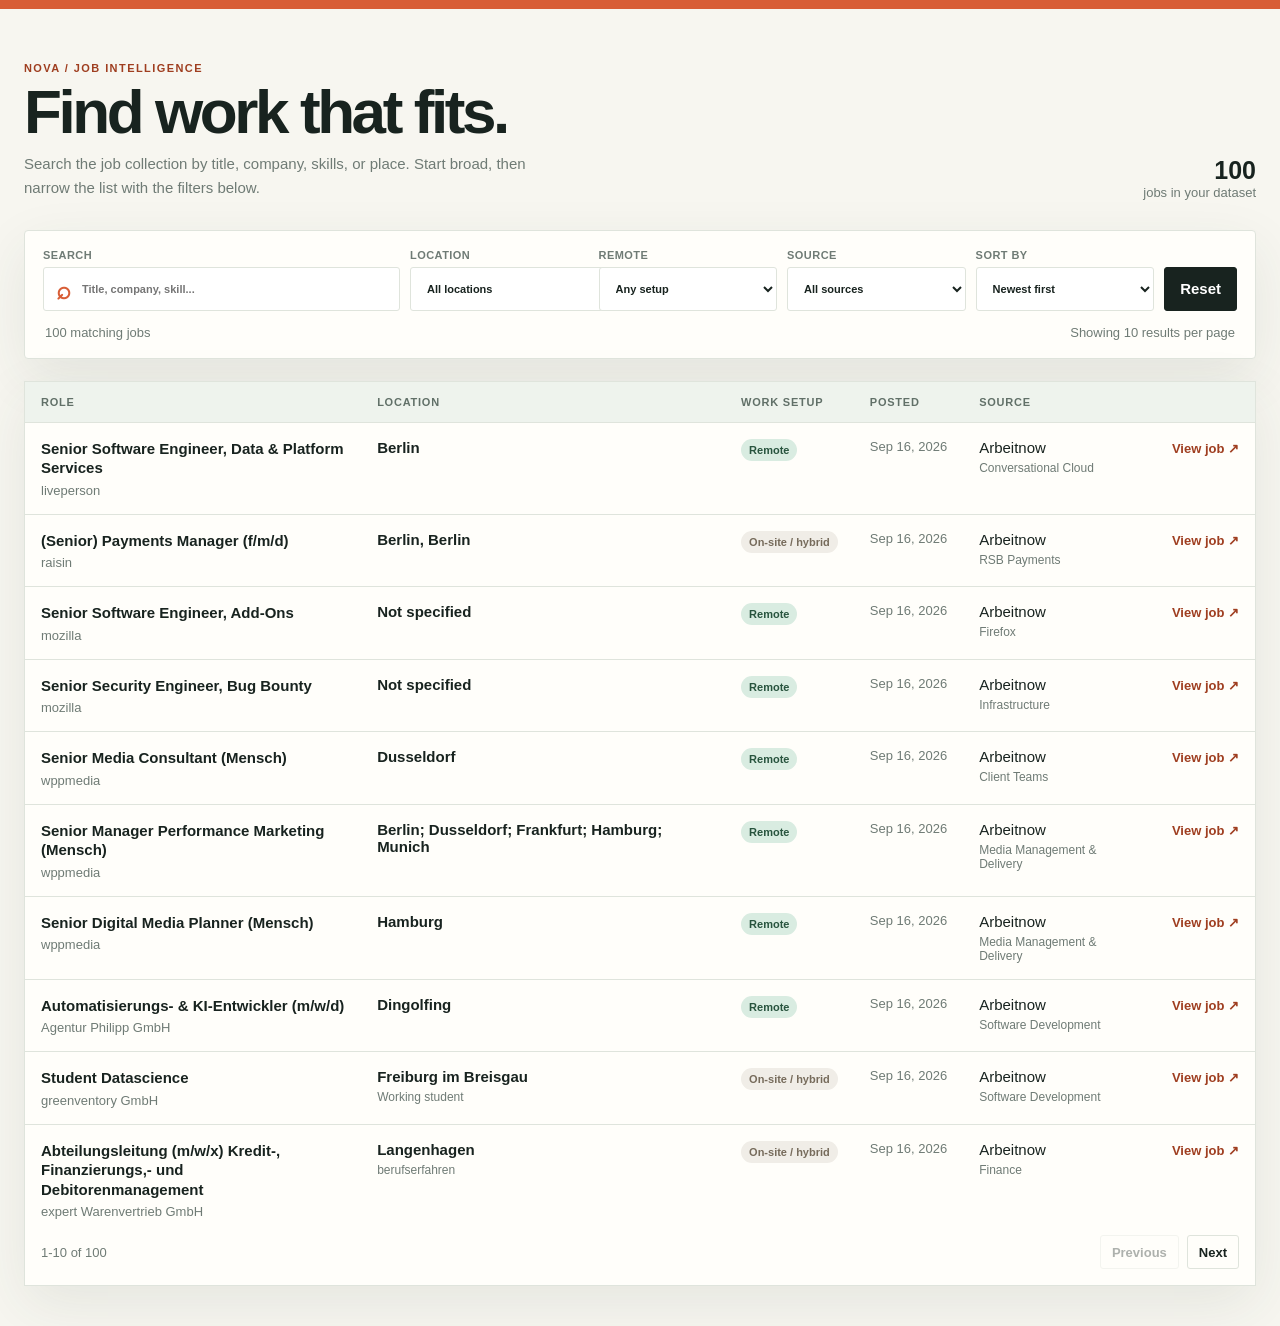
<file: index.html>
<!doctype html>
<html lang="en">
<head>
  <meta charset="utf-8">
  <meta name="viewport" content="width=device-width, initial-scale=1">
  <title>Nova Job Finder</title>
  <style>
    :root {
      --ink: #18231f;
      --muted: #6f7b75;
      --paper: #f7f6f0;
      --panel: #fffefa;
      --line: #dfe4dc;
      --accent: #d85e37;
      --accent-dark: #9f3e20;
      --mint: #d9ece1;
      --shadow: 0 18px 55px rgba(48, 62, 53, .09);
    }

    * { box-sizing: border-box; }
    body {
      margin: 0;
      color: var(--ink);
      background: var(--paper);
      font-family: "Avenir Next", "Trebuchet MS", sans-serif;
      font-size: 15px;
    }
    body::before {
      content: "";
      position: fixed;
      inset: 0 0 auto;
      height: 9px;
      background: var(--accent);
      z-index: 2;
    }
    .shell { width: min(1440px, calc(100% - 48px)); margin: 0 auto; }
    header { padding: 62px 0 30px; display: flex; justify-content: space-between; gap: 32px; align-items: end; }
    .eyebrow { color: var(--accent-dark); font-weight: 800; letter-spacing: .13em; text-transform: uppercase; font-size: 11px; }
    h1 { margin: 8px 0 10px; font-size: clamp(34px, 5vw, 62px); line-height: .96; letter-spacing: -.055em; font-weight: 800; }
    .intro { color: var(--muted); max-width: 520px; line-height: 1.6; margin: 0; }
    .data-status { text-align: right; color: var(--muted); font-size: 13px; }
    .data-status strong { display: block; color: var(--ink); font-size: 25px; line-height: 1.1; }
    .toolbar { background: var(--panel); border: 1px solid var(--line); box-shadow: var(--shadow); padding: 18px; border-radius: 4px; }
    .filters { display: grid; grid-template-columns: minmax(220px, 2fr) repeat(4, minmax(130px, 1fr)) auto; gap: 10px; align-items: end; }
    label { display: grid; gap: 6px; color: var(--muted); font-size: 11px; font-weight: 800; letter-spacing: .04em; text-transform: uppercase; }
    input, select, button { min-height: 44px; border: 1px solid var(--line); border-radius: 3px; background: #fff; color: var(--ink); font: inherit; }
    input, select { padding: 0 12px; outline: none; }
    input:focus, select:focus { border-color: var(--accent); box-shadow: 0 0 0 3px rgba(216, 94, 55, .12); }
    button { cursor: pointer; padding: 0 15px; font-weight: 800; }
    .clear { background: var(--ink); color: #fff; border-color: var(--ink); }
    .clear:hover { background: var(--accent-dark); }
    .search { position: relative; }
    .search input { padding-left: 38px; width: 100%; }
    .search::before { content: "⌕"; position: absolute; left: 13px; bottom: 8px; color: var(--accent); font-size: 25px; line-height: 1; }
    .helper { display: flex; justify-content: space-between; gap: 16px; align-items: center; padding: 14px 2px 0; color: var(--muted); font-size: 13px; }
    .table-wrap { margin: 22px 0 40px; background: var(--panel); border: 1px solid var(--line); box-shadow: var(--shadow); overflow: hidden; }
    table { border-collapse: collapse; width: 100%; min-width: 900px; }
    .table-scroll { overflow-x: auto; }
    th { text-align: left; background: #eef3ed; color: #617068; font-size: 11px; text-transform: uppercase; letter-spacing: .07em; padding: 14px 16px; white-space: nowrap; }
    td { padding: 16px; border-top: 1px solid var(--line); vertical-align: top; }
    tbody tr:hover { background: #fff7f1; }
    .title { font-weight: 800; max-width: 310px; line-height: 1.3; }
    .company { margin-top: 5px; color: var(--muted); font-size: 13px; }
    .location { font-weight: 700; }
    .source { color: var(--muted); font-size: 12px; margin-top: 5px; }
    .pill { display: inline-block; padding: 5px 8px; border-radius: 20px; background: var(--mint); color: #28543e; font-size: 11px; font-weight: 800; white-space: nowrap; }
    .pill.neutral { background: #f0ede7; color: #766b5b; }
    .date { white-space: nowrap; color: var(--muted); font-size: 13px; }
    .open { display: inline-flex; color: var(--accent-dark); font-weight: 800; text-decoration: none; font-size: 13px; white-space: nowrap; }
    .open:hover { text-decoration: underline; }
    .empty, .loading { padding: 62px 20px; text-align: center; color: var(--muted); }
    .error { margin: 20px 0; padding: 16px; background: #fff0eb; border-left: 4px solid var(--accent); line-height: 1.5; }
    .file-input { display: none; }
    .upload { color: var(--accent-dark); cursor: pointer; font-weight: 800; text-decoration: underline; }
    .footer { display: flex; justify-content: space-between; gap: 20px; align-items: center; padding: 0 16px 16px; color: var(--muted); font-size: 13px; }
    .pagination { display: flex; gap: 8px; align-items: center; }
    .pagination button { min-height: 34px; padding: 0 11px; background: transparent; }
    .pagination button:disabled { cursor: default; opacity: .35; }
    @media (max-width: 1050px) { .filters { grid-template-columns: repeat(3, 1fr); } .search { grid-column: span 3; } }
    @media (max-width: 680px) { .shell { width: min(100% - 28px, 1440px); } header { display: block; padding-top: 45px; } .data-status { text-align: left; margin-top: 20px; } .filters { grid-template-columns: 1fr 1fr; } .search { grid-column: span 2; } .clear { width: 100%; } .helper, .footer { align-items: flex-start; flex-direction: column; } }
  </style>
</head>
<body>
  <main class="shell">
    <header>
      <div>
        <div class="eyebrow">Nova / Job intelligence</div>
        <h1>Find work that fits.</h1>
        <p class="intro">Search the job collection by title, company, skills, or place. Start broad, then narrow the list with the filters below.</p>
      </div>
      <div class="data-status"><strong id="totalCount">--</strong>jobs in your dataset</div>
    </header>

    <section class="toolbar" aria-label="Job filters">
      <div class="filters">
        <label class="search">Search
          <input id="query" type="search" placeholder="Title, company, skill..." autocomplete="off">
        </label>
        <label>Location
          <select id="location"><option value="">All locations</option></select>
        </label>
        <label>Remote
          <select id="remote"><option value="">Any setup</option><option value="remote">Remote</option><option value="onsite">On-site / hybrid</option></select>
        </label>
        <label>Source
          <select id="source"><option value="">All sources</option></select>
        </label>
        <label>Sort by
          <select id="sort"><option value="newest">Newest first</option><option value="oldest">Oldest first</option><option value="title">Title A-Z</option><option value="company">Company A-Z</option></select>
        </label>
        <button class="clear" id="clear" type="button">Reset</button>
      </div>
      <div class="helper">
        <span id="resultSummary">Loading your jobs...</span>
        <span>Showing 10 results per page</span>
      </div>
    </section>

    <section class="table-wrap" aria-live="polite">
      <div id="message" class="loading">Loading job_data.csv...</div>
      <div class="table-scroll" id="tableArea" hidden>
        <table>
          <thead><tr><th>Role</th><th>Location</th><th>Work setup</th><th>Posted</th><th>Source</th><th></th></tr></thead>
          <tbody id="jobs"></tbody>
        </table>
      </div>
      <div class="footer" id="footer" hidden>
        <span id="pageSummary"></span>
        <div class="pagination"><button id="previous" type="button">Previous</button><button id="next" type="button">Next</button></div>
      </div>
    </section>

    <input class="file-input" id="filePicker" type="file" accept=".csv,text/csv">
  </main>

  <script src="job_data.js"></script>
  <script>
    const state = { all: [], filtered: [], page: 1, pageSize: 10 };
    const $ = (id) => document.getElementById(id);

    function parseCSV(text) {
      const rows = [];
      let row = [], value = '', quoted = false;
      for (let index = 0; index < text.length; index++) {
        const character = text[index];
        const next = text[index + 1];
        if (character === '"' && quoted && next === '"') { value += '"'; index++; }
        else if (character === '"') quoted = !quoted;
        else if (character === ',' && !quoted) { row.push(value); value = ''; }
        else if ((character === '\n' || character === '\r') && !quoted) {
          if (character === '\r' && next === '\n') index++;
          row.push(value); value = '';
          if (row.some(cell => cell.trim())) rows.push(row);
          row = [];
        } else value += character;
      }
      if (value || row.length) { row.push(value); rows.push(row); }
      const headers = rows.shift().map(header => header.trim());
      return rows.map(cells => Object.fromEntries(headers.map((header, index) => [header, (cells[index] || '').trim()])));
    }

    function clean(value) { return value.replace(/<[^>]*>/g, '').replace(/&nbsp;/g, ' ').replace(/&amp;/g, '&').trim(); }
    function dateValue(value) { const parsed = Date.parse(value); return Number.isNaN(parsed) ? 0 : parsed; }
    function formatDate(value) { const date = new Date(value); return Number.isNaN(date.getTime()) ? 'Unknown' : date.toLocaleDateString(undefined, { month: 'short', day: 'numeric', year: 'numeric' }); }
    function uniqueValues(key) { return [...new Set(state.all.map(job => job[key]).filter(Boolean))].sort((a, b) => a.localeCompare(b)); }
    function fillSelect(id, values) { $(id).innerHTML += values.map(value => `<option value="${escapeHTML(value)}">${escapeHTML(value)}</option>`).join(''); }
    function escapeHTML(value) { return String(value).replace(/[&<>"']/g, character => ({ '&': '&amp;', '<': '&lt;', '>': '&gt;', '"': '&quot;', "'": '&#039;' }[character])); }

    function applyFilters() {
      const query = $('query').value.toLowerCase().trim();
      const location = $('location').value;
      const remote = $('remote').value;
      const source = $('source').value;
      const sort = $('sort').value;
      state.filtered = state.all.filter(job => {
        const searchable = [job.job_title, job.company_name, job.location, job.skills_or_tags, job.job_description].join(' ').toLowerCase();
        const remoteMatch = !remote || (remote === 'remote' ? /true|remote|yes/i.test(`${job.remote} ${job.job_description}`) : !/true|remote|yes/i.test(`${job.remote} ${job.job_description}`));
        return (!query || searchable.includes(query)) && (!location || job.location === location) && (!source || job.source_platform === source) && remoteMatch;
      });
      state.filtered.sort((a, b) => sort === 'title' ? a.job_title.localeCompare(b.job_title) : sort === 'company' ? a.company_name.localeCompare(b.company_name) : sort === 'oldest' ? dateValue(a.posted_at) - dateValue(b.posted_at) : dateValue(b.posted_at) - dateValue(a.posted_at));
      state.page = 1;
      render();
    }

    function render() {
      const totalPages = Math.max(1, Math.ceil(state.filtered.length / state.pageSize));
      state.page = Math.min(state.page, totalPages);
      const start = (state.page - 1) * state.pageSize;
      const visible = state.filtered.slice(start, start + state.pageSize);
      $('totalCount').textContent = state.all.length.toLocaleString();
      $('resultSummary').textContent = `${state.filtered.length.toLocaleString()} matching ${state.filtered.length === 1 ? 'job' : 'jobs'}`;
      $('pageSummary').textContent = state.filtered.length ? `${start + 1}-${Math.min(start + state.pageSize, state.filtered.length)} of ${state.filtered.length}` : 'No matching jobs';
      $('previous').disabled = state.page === 1;
      $('next').disabled = state.page === totalPages;
      $('message').hidden = true;
      $('tableArea').hidden = false;
      $('footer').hidden = false;
      $('jobs').innerHTML = visible.length ? visible.map(job => `<tr>
        <td><div class="title">${escapeHTML(job.job_title || 'Untitled role')}</div><div class="company">${escapeHTML(job.company_name || 'Unknown company')}</div></td>
        <td><div class="location">${escapeHTML(job.location || 'Not specified')}</div>${job.job_types ? `<div class="source">${escapeHTML(job.job_types)}</div>` : ''}</td>
        <td><span class="pill ${/true|remote|yes/i.test(`${job.remote} ${job.job_description}`) ? '' : 'neutral'}">${/true|remote|yes/i.test(`${job.remote} ${job.job_description}`) ? 'Remote' : 'On-site / hybrid'}</span></td>
        <td class="date">${formatDate(job.posted_at)}</td>
        <td><div>${escapeHTML(job.source_platform || 'Unknown')}</div>${job.skills_or_tags ? `<div class="source">${escapeHTML(job.skills_or_tags.slice(0, 48))}</div>` : ''}</td>
        <td>${job.source_url ? `<a class="open" href="${escapeHTML(job.source_url)}" target="_blank" rel="noopener">View job ↗</a>` : ''}</td>
      </tr>`).join('') : '<tr><td colspan="6" class="empty">No jobs match those filters. Try a broader search.</td></tr>';
    }

    function loadJobs(text) {
      state.all = parseCSV(text);
      $('location').innerHTML = '<option value="">All locations</option>';
      $('source').innerHTML = '<option value="">All sources</option>';
      fillSelect('location', uniqueValues('location'));
      fillSelect('source', uniqueValues('source_platform'));
      applyFilters();
    }

    function loadJobRecords(records) {
      state.all = records;
      $('location').innerHTML = '<option value="">All locations</option>';
      $('source').innerHTML = '<option value="">All sources</option>';
      fillSelect('location', uniqueValues('location'));
      fillSelect('source', uniqueValues('source_platform'));
      applyFilters();
    }

    async function start() {
      if (Array.isArray(window.NOVA_JOB_DATA)) {
        loadJobRecords(window.NOVA_JOB_DATA);
        return;
      }
      try {
        const response = await fetch('job_data.csv');
        if (!response.ok) throw new Error('CSV request failed');
        loadJobs(await response.text());
      } catch (error) {
        $('message').innerHTML = 'Open this page through a local server, or <label class="upload" for="filePicker">choose job_data.csv</label> to load the data directly.';
        $('message').className = 'error';
      }
    }

    ['query', 'location', 'remote', 'source', 'sort'].forEach(id => $(id).addEventListener(id === 'query' ? 'input' : 'change', applyFilters));
    $('clear').addEventListener('click', () => { $('query').value = ''; $('location').value = ''; $('remote').value = ''; $('source').value = ''; $('sort').value = 'newest'; applyFilters(); });
    $('previous').addEventListener('click', () => { state.page--; render(); });
    $('next').addEventListener('click', () => { state.page++; render(); });
    $('filePicker').addEventListener('change', event => { const file = event.target.files[0]; if (file) file.text().then(loadJobs); });
    start();
  </script>
</body>
</html>
</file>
